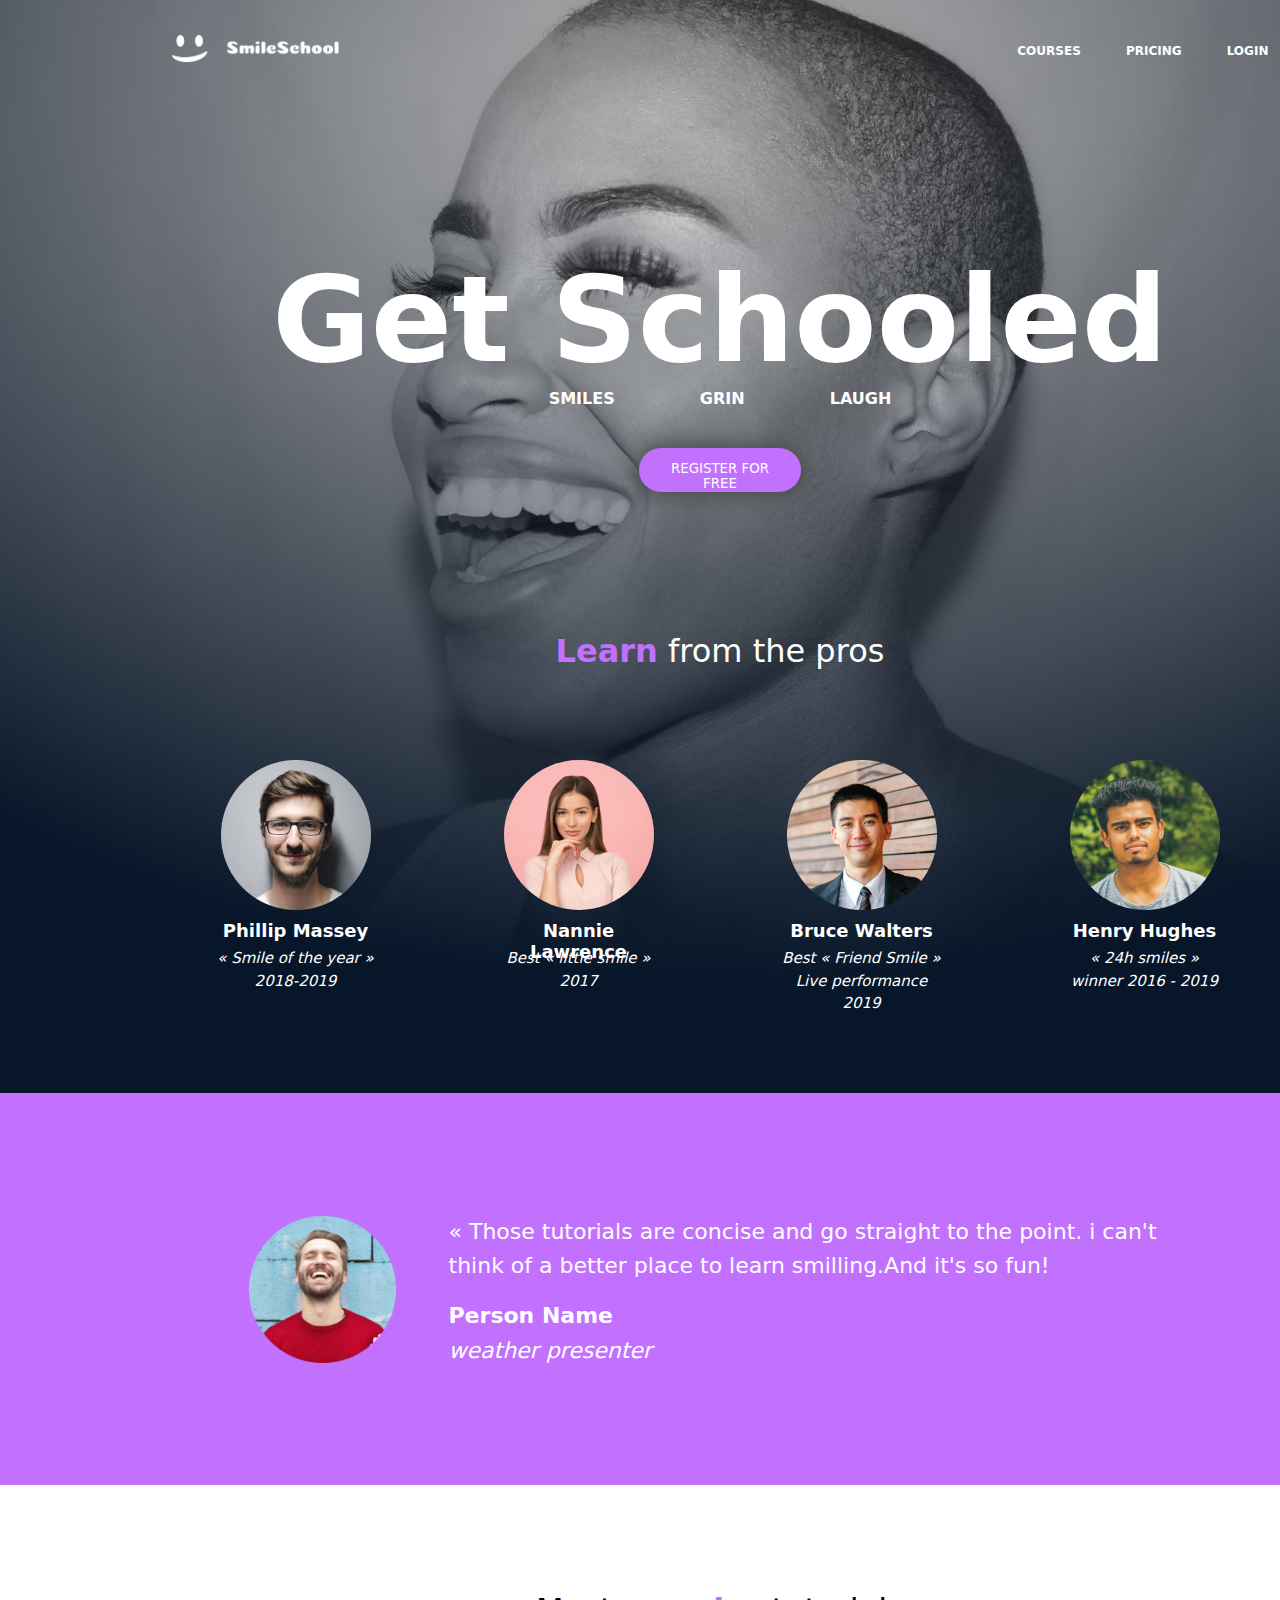
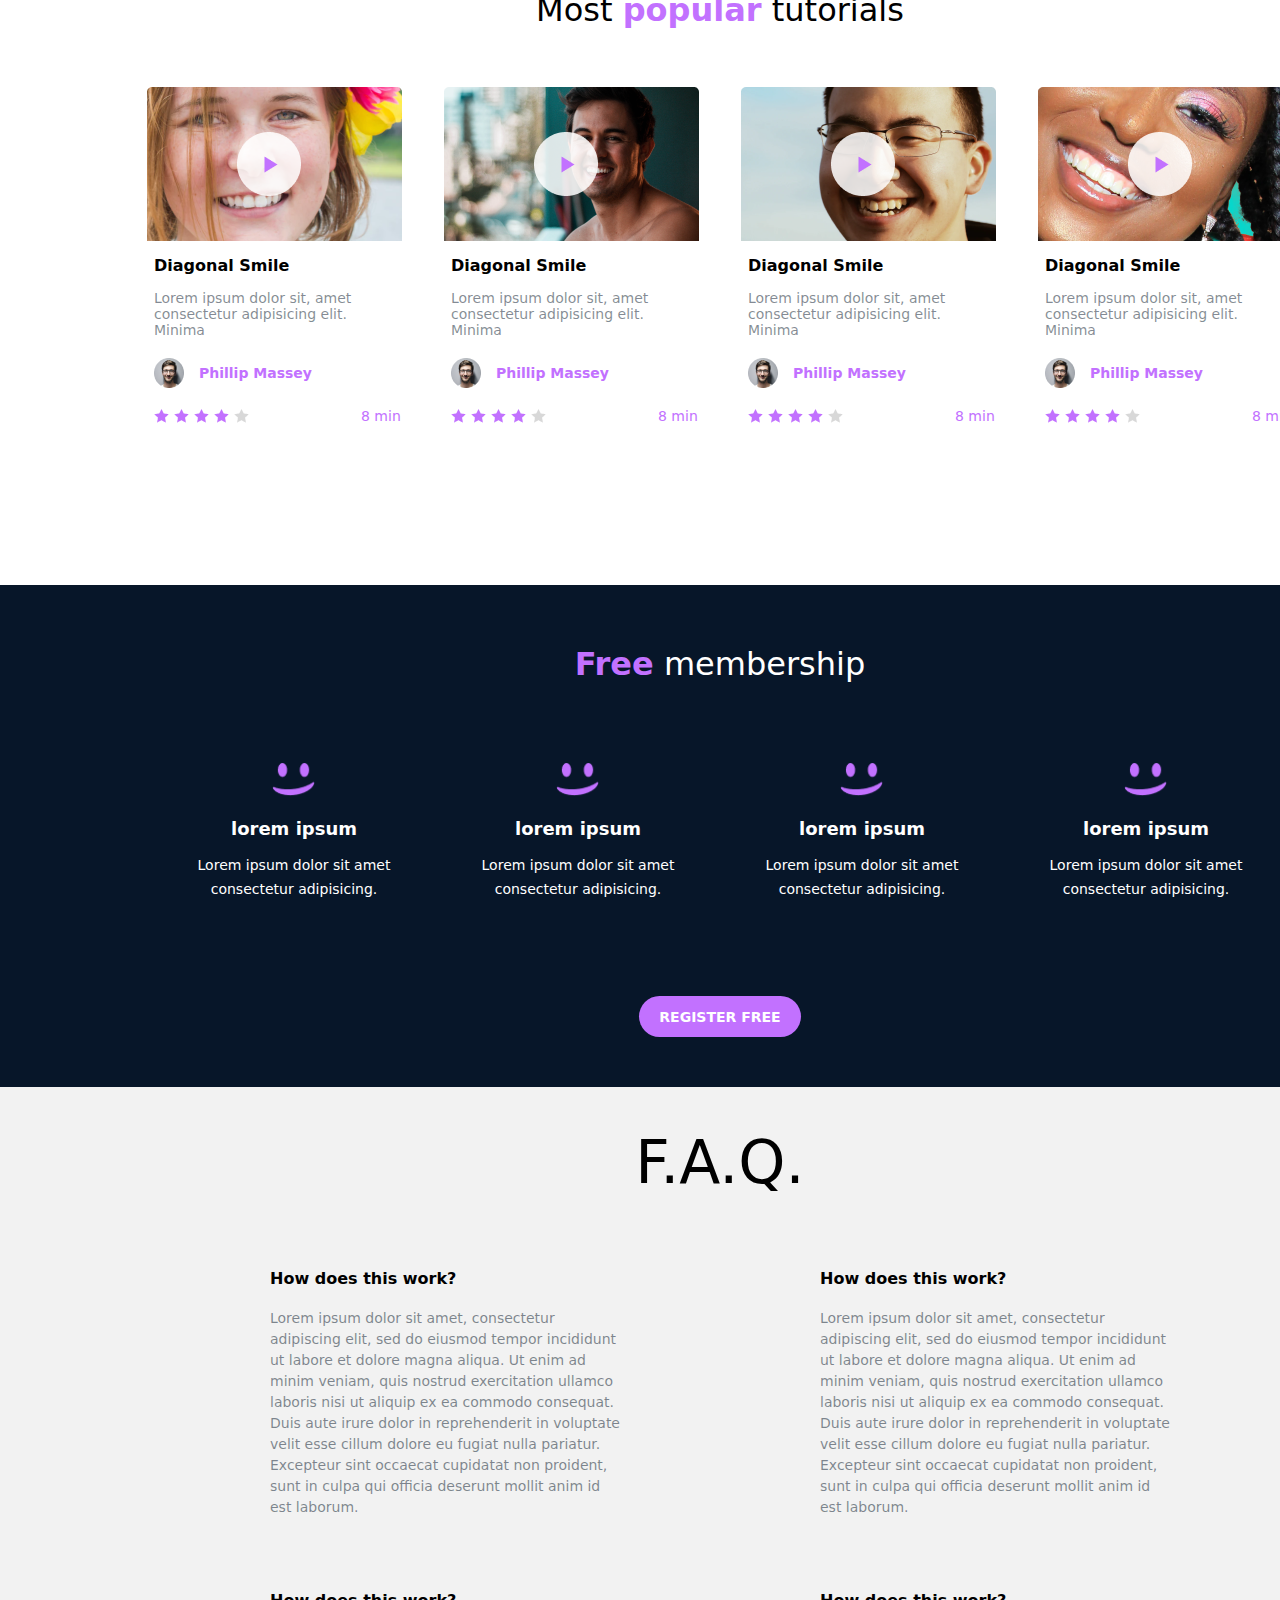
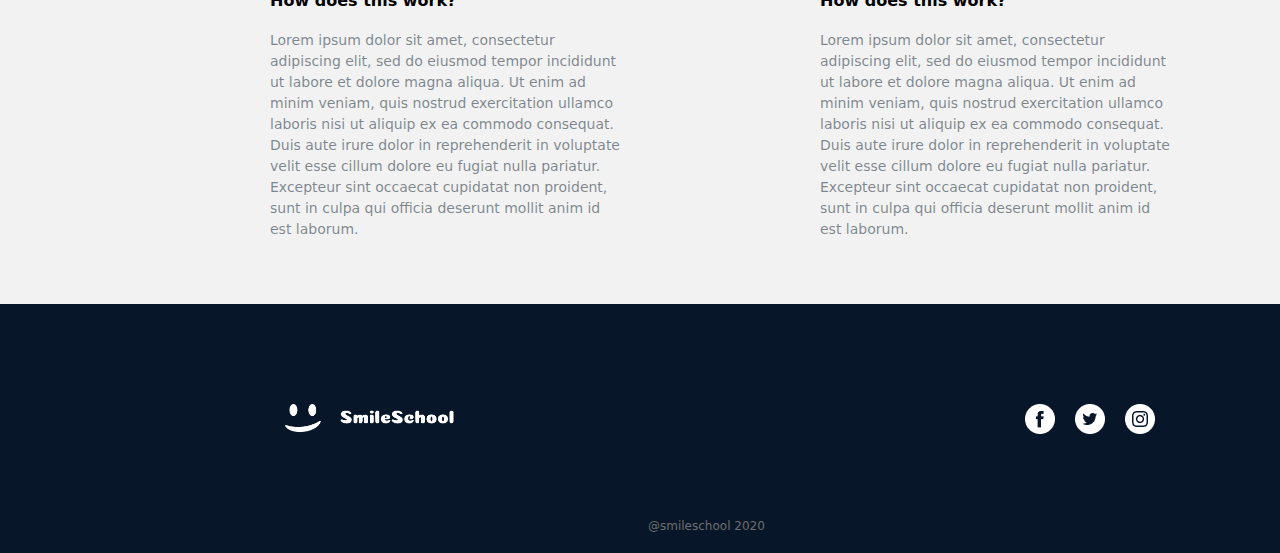
<file: css_advanced/index.html>
<html>

<head>
    <link rel="stylesheet" href="styles.css">
</head>

<body>
    <header>
        <div class="logo">
            <a href="#">
                <img src="./images/logo.png"
                    alt="logo">
            </a>
        </div>
        <div class="menu">
            <a href="#">COURSES</a>
            <a href="#">PRICING</a>
            <a href="#">LOGIN</a>
        </div>
    </header>

    <main>
        <!-- section banner -->
        <section class="banner">
            <div class="banner_content">
                <h1>Get Schooled</h1>
                <p><span>SMILES</span> <span>GRIN</span> <span>LAUGH</span></p>
                <button>REGISTER FOR FREE</button>
            </div>

            <div class="learn_pros">
                <h2><span>Learn</span> from the pros</h2>

                <div class="card_pros">
                    <div class="item_card">
                        <img src="./images/avatar.png" alt="prof">
                        <h3>Phillip Massey</h3>
                        <p>« Smile of the year » 2018-2019</p>
                    </div>
                    <div class="item_card nannie">
                        <img src="./images/6.png" alt="prof">
                        <h3>Nannie Lawrence</h3>
                        <p>Best « little smile » 2017</p>
                    </div>
                    <div class="item_card">
                        <img src="./images/avatar3.png" alt="prof">
                        <h3>Bruce Walters</h3>
                        <p>Best « Friend Smile » Live performance 2019</p>
                    </div>
                    <div class="item_card">
                        <img src="./images/avatar4.png" alt="prof">
                        <h3>Henry Hughes</h3>
                        <p>« 24h smiles » winner 2016 - 2019</p>
                    </div>
                </div>
            </div>
        </section>

        <!-- section quote -->
        <section class="quote">
            <div class="quote_container">
                <img src="./images/quote.png" alt="">
                <div class="content-quote">
                    <blockquote>« Those tutorials are concise and go straight to the point. i can't think of a better
                        place to learn smilling.And it's so fun!</blockquote>
                    <p class="name">Person Name</p>
                    <p><em>weather presenter</em></p>
                </div>
            </div>
        </section>
        <!-- section video -->
        <section class="populars">
            <h1>Most <span>popular</span> tutorials</h1>
            <div class="popular_container">
                <div class="video">
                    <img class="play" src="./images/play.png" alt="">
                    <img src="./images/preview1.png" alt="video">
                    <h2>Diagonal Smile</h2>
                    <p>Lorem ipsum dolor sit, amet consectetur adipisicing elit. Minima</p>
                    <div class="author">
                        <img src="./images/avatarvideo.png" alt="author">
                        <h3>Phillip Massey</h3>
                    </div>
                    <div class="start">
                        <div>
                            <img src="./images/Star.png" alt="start">
                            <img src="./images/Star.png" alt="start">
                            <img src="./images/Star.png" alt="start">
                            <img src="./images/Star.png" alt="start">
                            <img src="./images/Star0.png" alt="start">
                        </div>
                        <p>8 min</p>
                    </div>
                </div>
                <div class="video">
                    <img class="play" src="./images/play.png" alt="">
                    <img src="./images/preview2.png" alt="video">
                    <h2>Diagonal Smile</h2>
                    <p>Lorem ipsum dolor sit, amet consectetur adipisicing elit. Minima</p>
                    <div class="author">
                        <img src="./images/avatarvideo.png" alt="author">
                        <h3>Phillip Massey</h3>
                    </div>
                    <div class="start">
                        <div>
                            <img src="./images/Star.png" alt="start">
                            <img src="./images/Star.png" alt="start">
                            <img src="./images/Star.png" alt="start">
                            <img src="./images/Star.png" alt="start">
                            <img src="./images/Star0.png" alt="start">
                        </div>
                        <p>8 min</p>
                    </div>
                </div>
                <div class="video">
                    <img class="play" src="./images/play.png" alt="">
                    <img src="./images/preview3.png" alt="video">
                    <h2>Diagonal Smile</h2>
                    <p>Lorem ipsum dolor sit, amet consectetur adipisicing elit. Minima</p>
                    <div class="author">
                        <img src="./images/avatarvideo.png" alt="author">
                        <h3>Phillip Massey</h3>
                    </div>
                    <div class="start">
                        <div>
                            <img src="./images/Star.png" alt="start">
                            <img src="./images/Star.png" alt="start">
                            <img src="./images/Star.png" alt="start">
                            <img src="./images/Star.png" alt="start">
                            <img src="./images/Star0.png" alt="start">
                        </div>
                        <p>8 min</p>
                    </div>
                </div>
                <div class="video">
                    <img class="play" src="./images/play.png" alt="">
                    <img src="./images/preview4.png" alt="video">
                    <h2>Diagonal Smile</h2>
                    <p>Lorem ipsum dolor sit, amet consectetur adipisicing elit. Minima</p>
                    <div class="author">
                        <img src="./images/avatarvideo.png" alt="author">
                        <h3>Phillip Massey</h3>
                    </div>
                    <div class="start">
                        <div>
                            <img src="./images/Star.png" alt="start">
                            <img src="./images/Star.png" alt="start">
                            <img src="./images/Star.png" alt="start">
                            <img src="./images/Star.png" alt="start">
                            <img src="./images/Star0.png" alt="start">
                        </div>
                        <p>8 min</p>
                    </div>
                </div>
            </div>
        </section>
        <!-- section membership -->
        <section class="membership">
            <h1><span>Free</span> membership</h1>
            <div class="smiles">
                <div class="item_smile">
                    <img src="./images/smile.png" alt="membership">
                    <h2>lorem ipsum</h2>
                    <p>Lorem ipsum dolor sit amet consectetur adipisicing.
                    </p>
                </div>
                <div class="item_smile">
                    <img src="./images/smile.png" alt="membership">
                    <h2>lorem ipsum</h2>
                    <p>Lorem ipsum dolor sit amet consectetur adipisicing.
                    </p>
                </div>
                <div class="item_smile">
                    <img src="./images/smile.png" alt="membership">
                    <h2>lorem ipsum</h2>
                    <p>Lorem ipsum dolor sit amet consectetur adipisicing.
                    </p>
                </div>
                <div class="item_smile">
                    <img src="./images/smile.png" alt="membership">
                    <h2>lorem ipsum</h2>
                    <p>Lorem ipsum dolor sit amet consectetur adipisicing.
                    </p>
                </div>
            </div>
            <button>REGISTER FREE</button>
        </section>
        <!-- section FAQ -->
        <section class="questions">
            <h1>F.A.Q.</h1>
            <div class="faq">
                <div class="faq_container">
                    <div class="item_faq">
                        <h2>How does this work?</h2>
                        <p>Lorem ipsum dolor sit amet, consectetur adipiscing elit, sed do eiusmod tempor incididunt ut labore et dolore magna aliqua. Ut enim ad minim veniam, quis nostrud exercitation ullamco laboris nisi ut aliquip ex ea commodo consequat. Duis aute irure dolor in reprehenderit in voluptate velit esse cillum dolore eu fugiat nulla pariatur. Excepteur sint occaecat cupidatat non proident, sunt in culpa qui officia deserunt mollit anim id est laborum.</p>
                    </div>
                    <div class="item_faq">
                        <h2>How does this work?</h2>
                        <p>Lorem ipsum dolor sit amet, consectetur adipiscing elit, sed do eiusmod tempor incididunt ut labore et dolore magna aliqua. Ut enim ad minim veniam, quis nostrud exercitation ullamco laboris nisi ut aliquip ex ea commodo consequat. Duis aute irure dolor in reprehenderit in voluptate velit esse cillum dolore eu fugiat nulla pariatur. Excepteur sint occaecat cupidatat non proident, sunt in culpa qui officia deserunt mollit anim id est laborum.</p>
                    </div>
                </div>

                <div class="faq_container">
                    <div class="item_faq">
                        <h2>How does this work?</h2>
                        <p>Lorem ipsum dolor sit amet, consectetur adipiscing elit, sed do eiusmod tempor incididunt ut labore et dolore magna aliqua. Ut enim ad minim veniam, quis nostrud exercitation ullamco laboris nisi ut aliquip ex ea commodo consequat. Duis aute irure dolor in reprehenderit in voluptate velit esse cillum dolore eu fugiat nulla pariatur. Excepteur sint occaecat cupidatat non proident, sunt in culpa qui officia deserunt mollit anim id est laborum.</p>
                    </div>
                    <div class="item_faq">
                        <h2>How does this work?</h2>
                        <p>Lorem ipsum dolor sit amet, consectetur adipiscing elit, sed do eiusmod tempor incididunt ut labore et dolore magna aliqua. Ut enim ad minim veniam, quis nostrud exercitation ullamco laboris nisi ut aliquip ex ea commodo consequat. Duis aute irure dolor in reprehenderit in voluptate velit esse cillum dolore eu fugiat nulla pariatur. Excepteur sint occaecat cupidatat non proident, sunt in culpa qui officia deserunt mollit anim id est laborum.</p>
                    </div>
                </div>
            </div>
        </section>
    </main>
    <!-- footer -->
    <footer class="footer">
        <div class="container">
            <div class="content_footer">
                <img class="img_footer" src="./images/logo.png" alt="logo">
                <div class="social">
                    <a href="">
                        <img src="./images/Facebook_White.png" alt="face">
                    </a>
                    <a href="">
                        <img src="./images/Twitter_White.png" alt="insta">
                    </a>
                    <a href="">
                        <img src="./images/Instagram_White.png" alt="twitter">
                    </a>
                </div>
            </div>
            <p>@smileschool 2020</p>
        </div>
    </footer>
</body>

</html>
</file>
<file: css_advanced/styles.css>
* {
    padding: 0;
    margin: 0;
    box-sizing: border-box;
    font-family: system-ui, -apple-system, BlinkMacSystemFont, 'Segoe UI', Roboto, Oxygen, Ubuntu, Cantarell, 'Open Sans', 'Helvetica Neue', sans-serif;
}

body {
    width: 1440px;
    background-color: #F2F2F2;
    margin-left: auto;
    margin-right: auto;
    position: relative;
}

/* ========= header =========== */
header {
    background: transparent;
    width: 100%;
    height: 29.46px;
    margin-top: 35.02px;
    display: flex;
    justify-content: space-between;
    align-items: center;
    position: absolute;
    z-index: 10;
}

.logo img {
    width: 167.02px;
    margin-left: 171.59px;
}

.menu {
    margin-right: 171.59px;
}

.menu a{
    color: #FFFFFF;
    text-decoration: none;
    margin-left: 40px;
    font-size: 12px;
    font-weight: 700;
}

/* ===========section banner============= */

.banner {
    background-image: url(images/background.png);
    width: 1440px;
    height: 1093px;
    background-repeat: no-repeat;
    background-size: cover;
    color: white;
}

.banner_content {
    padding-top: 250px;
    text-align: center;
}

.banner_content h1{
    color: #FFFFFF;
    font-size: 120px;
    font-weight: 700;
    text-align: center;
}

.banner_content span {
    margin: 20px 40px;
    font-size: 16px;
    color: #FFFFFF;
    font-weight: bold;
}

.banner_content button {
    height: 44px;
    width: 162px;
    background-color: #C271FF;
    color: #FFFFFF;
    border: none;
    margin-top: 40px;
    border-radius: 22px;
    padding: 13px 20px;
    box-shadow: 0px 0px 20px 3px #494949;
}

.learn_pros {
    width: 100%;
    display: flex;
    flex-direction: column;
    justify-content: center;
    align-items: center;
}

.learn_pros h2 {
    padding-top: 140px;
    font-size: 32px;
    font-weight: 200;
}

.learn_pros h2 span {
    color: #C271FF;
    font-weight: bold;
}

.card_pros {
    margin-top: 90px;
    width: 1009px;
    height: 237px;
    display: flex;
    justify-content: space-between;
    align-items: center;
}

.item_card {
    width: 160px;
    height: 237px;
    text-align: center;
}

.item_card img {
    margin-bottom: 10px;
}

.item_card h3 {
    font-size: 18px;
    height: 27px;
}

.item_card p {
    font-style: italic;
    font-size: 15px;
    line-height: 1.5;
}

.card_pros .nannie img{
    border-radius: 50%;
}

/* =============== section ================= */

.quote {
    width: 100%;
    height: 392px;
    background-color: #C271FF;
    display: flex;
    justify-content: center;
    align-items: center;
}

.quote_container {
    display: flex;
    justify-content: center;
    align-items: center;
    height: 160px;
    width: 943px;
    color: #FFFFFF;
}

.quote_container img {
    width: 200px;
}

.quote_container img {
    padding-right: 53px;
}

.quote_container blockquote {
    font-size: 22px;
    line-height: 33.6px;
    font-weight: 300;
}

.quote_container .name {
    font-size: 22px;
    font-weight: bold;
    margin: 20px 0 10px 0;
}

.quote_container p {
    font-size: 22px;
    font-weight: 200;
}

/* ========== section video ===========  */

.populars {
    background-color: #FFFFFF;
    width: 100%;
    height: 700px;
    display: flex;
    justify-content: center;
    align-items: center;
    flex-direction: column;
}

.populars h1 {
    font-size: 32px;
    font-weight: 300;
}
.populars h1 span{
    font-weight: bold;
    color: #C271FF;
}

.popular_container {
    background-color: #fff;
    padding: 30px 20px;
    width: 1228px;
    height: 450px;
    display: flex;
    justify-content: center;
    align-items: center;
}

.video {
    width: 255px;
    height: 335px;
    margin: auto;
    position: relative;
}

.video .play {
    position: absolute;
    top: 45px;
    left: 90px;
}

.video h2 {
    font-size: 16px;
    font-weight: bold;
    margin: 15px 7px;
}

.video p {
    color: rgba(7, 22, 41, 0.5016);
    font-size: 14px;
    width: 242px;
    margin-bottom: 20px;
    margin-left: 7px;
}

.video .author {
    display: flex;
    align-items: center;
    margin-bottom: 20px;
    margin-left: 7px;
}

.author h3 {
    color: rgba(194, 113, 255, 1);
    font-size: 14px;
}

.video .author img {
    margin-right: 15px;
}

.start {
    margin: 0 7px;
    position: relative;
}

.start p {
    position: absolute;
    top: 0;
    left: 200px;
    color: #C271FF;
}

/* ==============membership============ */

.membership {
    width: 100%;
    height: 502px;
    background-color: rgba(7, 22, 41, 1);
    color: white;
    display: flex;
    justify-content: space-around;
    align-items: center;
    flex-direction: column;
    text-align: center;
}

.membership h1 {
    font-weight: 300;
    font-size: 32px;
    margin-top: 60px;
}

.membership h1 span {
    color: #C271FF;
    font-weight: bold;
}

.smiles {
    width: 90%;
    display: flex;
    justify-content: space-around;
    align-items: center;
    padding: 80px;
}

.item_smile {
    width: 257px;
    height: 153px;
}

.item_smile img {
    margin-bottom: 20px;
    width: 43.67px;
    height: 35.35px;
}

.item_smile h2 {
    font-size: 18px;
}

.item_smile p {
    font-size: 14px;
    margin-top: 15px;
    line-height: 1.7;
}

.membership button {
    width: 162px;
    height: 44px;
    color: #FFFFFF;
    background-color: #C271FF;
    border-radius: 22px;
    border: none;
    font-size: 14px;
    font-weight: 600;
    margin-bottom: 50px;
}

/* ========== faq =========== */

.questions {
    width: 100%;
    height: auto;
    display: flex;
    justify-content: center;
    align-items: center;
    flex-direction: column;
}

.questions h1 {
    margin-top: 40px;
    font-size: 60px;
    font-weight: 200;
    text-align: center;
}

.faq {
    width: 920px;
    height: 707px;
    display: flex;
    justify-content: center;
    align-items: center;
}

.item_faq {
    margin: 80px 100px;
    width: 350px;
    height: 242px;
}

.item_faq h2 {
    font-size: 16px;
    font-weight: bold;
    margin-bottom: 20px;
}

.item_faq p {
    font-size: 14px;
    font-weight: 400;
    line-height: 1.5;
    color: rgba(7, 22, 41, 0.5016);
}

/* ========= Footer ============ */

.footer {
    width: 100%;
    height: 249px;
    background-color: rgba(7, 22, 41, 1);
    position: relative;
}

.content_footer {
    display: flex;
    justify-content: space-around;
    padding-top: 100px;
}

.content_footer .img_footer {
    width: 169px;
    height: 30px;
}

.social {
    width: 130px;
    height: 30px;
    display: flex;
    justify-content: space-between;
}

.footer p {
    position: absolute;
    bottom: 20px;
    left: 45%;
    color: rgb(110, 110, 110);
    font-size: 12px;
    font-weight: 400;
}
</file>
